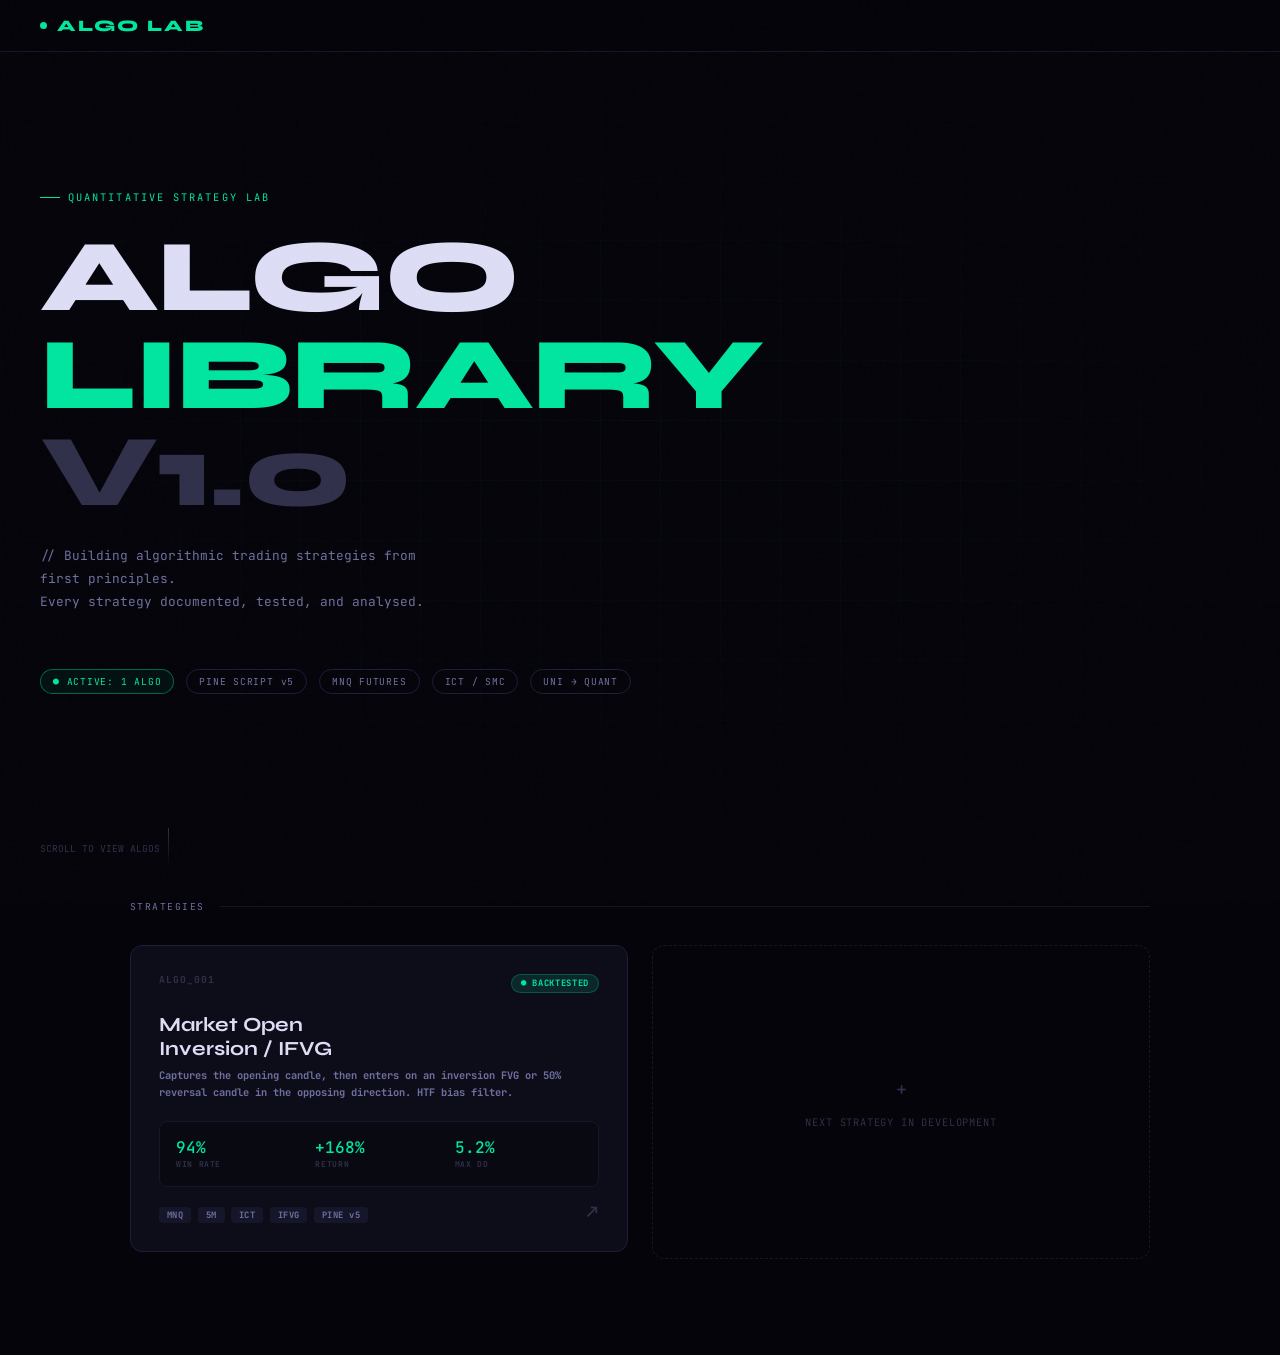
<file: website/index.html>
<!DOCTYPE html>
<html lang="en">
<head>
<meta charset="UTF-8">
<meta name="viewport" content="width=device-width, initial-scale=1.0">
<title>ALGO LAB</title>
<link href="https://fonts.googleapis.com/css2?family=Syne:wght@400;500;600;700;800&family=JetBrains+Mono:wght@300;400;500&display=swap" rel="stylesheet">
<link href="style.css" rel="stylesheet">
</head>
<body>

<nav>
  <div class="nav-logo">
    <div class="nav-logo-dot"></div>
    ALGO LAB
  </div>
</nav>

<div class="home-hero">
  <div class="hero-tag">Quantitative Strategy Lab</div>
  <h1 class="hero-h1">
    ALGO<br>
    <em>LIBRARY</em><br>
    <span class="dim">V1.0</span>
  </h1>
  <p class="hero-desc">
    // Building algorithmic trading strategies from first principles.<br>
    Every strategy documented, tested, and analysed.
  </p>
  <div class="hero-pills">
    <span class="pill live">● ACTIVE: 1 ALGO</span>
    <span class="pill">PINE SCRIPT v5</span>
    <span class="pill">MNQ FUTURES</span>
    <span class="pill">ICT / SMC</span>
    <span class="pill">UNI → QUANT</span>
  </div>
  <div class="scroll-hint">SCROLL TO VIEW ALGOS</div>
</div>

<div class="algos-section">
  <div class="section-label">STRATEGIES</div>
  <div class="algo-grid">

    <!-- ALGO 1 -->
    <a class="algo-card" href="algo-001.html">
      <div class="card-toprow">
        <span class="card-num">ALGO_001</span>
        <span class="status-badge s-live">● BACKTESTED</span>
      </div>
      <div class="card-name">Market Open<br>Inversion / IFVG</div>
      <div class="card-sub">Captures the opening candle, then enters on an inversion FVG or 50% reversal candle in the opposing direction. HTF bias filter.</div>
      <div class="card-stats">
        <div>
          <div class="cs-val">94%</div>
          <div class="cs-label">Win Rate</div>
        </div>
        <div>
          <div class="cs-val">+168%</div>
          <div class="cs-label">Return</div>
        </div>
        <div>
          <div class="cs-val">5.2%</div>
          <div class="cs-label">Max DD</div>
        </div>
      </div>
      <div class="card-tags">
        <span class="tag">MNQ</span>
        <span class="tag">5M</span>
        <span class="tag">ICT</span>
        <span class="tag">IFVG</span>
        <span class="tag">PINE v5</span>
      </div>
      <div class="card-arrow">↗</div>
    </a>

    <!-- PLACEHOLDER -->
    <div class="algo-card-placeholder">
      <div class="placeholder-icon">+</div>
      <div class="placeholder-text">NEXT STRATEGY IN DEVELOPMENT</div>
    </div>

  </div>
</div>

</body>
</html>
</file>
<file: website/style.css>
:root {
  --bg:      #04040a;
  --surface: #090912;
  --card:    #0d0d1a;
  --border:  #16162a;
  --border2: #1e1e38;
  --g:       #00e5a0;
  --g2:      #00b87a;
  --blue:    #3d6fff;
  --red:     #ff4060;
  --amber:   #ffb020;
  --text:    #ddddf5;
  --muted:   #7070a0;
  --faint:   #30304a;
  --mono:    'JetBrains Mono', monospace;
  --display: 'Syne', sans-serif;
}
*, *::before, *::after { box-sizing: border-box; margin: 0; padding: 0; }
html { scroll-behavior: smooth; }
body {
  background: var(--bg);
  color: var(--text);
  font-family: var(--display);
  min-height: 100vh;
  overflow-x: hidden;
}

/* noise overlay */
body::after {
  content: '';
  position: fixed; inset: 0;
  background-image: url("data:image/svg+xml,%3Csvg viewBox='0 0 256 256' xmlns='http://www.w3.org/2000/svg'%3E%3Cfilter id='n'%3E%3CfeTurbulence type='fractalNoise' baseFrequency='0.9' numOctaves='4' stitchTiles='stitch'/%3E%3C/filter%3E%3Crect width='100%25' height='100%25' filter='url(%23n)' opacity='0.04'/%3E%3C/svg%3E");
  pointer-events: none;
  z-index: 9999;
  opacity: 0.4;
}

/* ── PAGES ── */
.page { display: none; }
.page.active { display: block; }

/* ── NAV ── */
nav {
  position: fixed; top: 0; left: 0; right: 0; z-index: 100;
  height: 52px;
  display: flex; align-items: center; justify-content: space-between;
  padding: 0 2.5rem;
  background: rgba(4,4,10,0.85);
  backdrop-filter: blur(24px);
  border-bottom: 1px solid var(--border);
}
.nav-logo {
  font-size: 1rem; font-weight: 800; letter-spacing: 0.12em;
  color: var(--g); cursor: pointer;
  display: flex; align-items: center; gap: 0.6rem;
}
.nav-logo-dot {
  width: 7px; height: 7px; border-radius: 50%; background: var(--g);
  animation: blink 2s infinite;
}
@keyframes blink { 0%,100%{opacity:1} 50%{opacity:0.2} }
.nav-back {
  font-family: var(--mono); font-size: 0.65rem; color: var(--muted);
  cursor: pointer; display: flex; align-items: center; gap: 0.4rem;
  padding: 0.3rem 0.7rem; border-radius: 4px; border: 1px solid var(--border2);
  transition: all 0.2s;
}
.nav-back:hover { color: var(--g); border-color: rgba(0,229,160,0.3); }
.nav-back.hidden { opacity: 0; pointer-events: none; }

/* ══════════════════════
   HOME PAGE
══════════════════════ */
.home-hero {
  min-height: 100vh;
  display: flex; flex-direction: column; justify-content: center;
  padding: 6rem 2.5rem 3rem;
  position: relative; overflow: hidden;
}

/* animated grid lines */
.home-hero::before {
  content: '';
  position: absolute; inset: 0;
  background:
    linear-gradient(rgba(0,229,160,0.04) 1px, transparent 1px),
    linear-gradient(90deg, rgba(0,229,160,0.04) 1px, transparent 1px);
  background-size: 60px 60px;
  mask-image: radial-gradient(ellipse 80% 60% at 50% 50%, black, transparent);
}

.hero-tag {
  font-family: var(--mono); font-size: 0.65rem; color: var(--g);
  letter-spacing: 0.2em; text-transform: uppercase;
  margin-bottom: 1.5rem;
  opacity: 0; animation: up 0.5s 0.1s forwards;
  display: flex; align-items: center; gap: 0.5rem;
}
.hero-tag::before {
  content: ''; display: block; width: 20px; height: 1px; background: var(--g);
}

.hero-h1 {
  font-size: clamp(3.5rem, 8vw, 7rem);
  font-weight: 800;
  line-height: 0.95;
  letter-spacing: -0.02em;
  margin-bottom: 1.5rem;
  opacity: 0; animation: up 0.5s 0.25s forwards;
}
.hero-h1 em { font-style: normal; color: var(--g); }
.hero-h1 .dim { color: var(--faint); }

.hero-desc {
  font-family: var(--mono); font-size: 0.8rem; color: var(--muted);
  max-width: 420px; line-height: 1.8;
  margin-bottom: 3.5rem;
  opacity: 0; animation: up 0.5s 0.4s forwards;
}

.hero-pills {
  display: flex; gap: 0.75rem; flex-wrap: wrap;
  opacity: 0; animation: up 0.5s 0.55s forwards;
  margin-bottom: 4rem;
}
.pill {
  font-family: var(--mono); font-size: 0.6rem; letter-spacing: 0.08em;
  padding: 0.3rem 0.75rem; border-radius: 100px;
  border: 1px solid var(--border2); color: var(--muted);
}
.pill.live { border-color: rgba(0,229,160,0.4); color: var(--g); background: rgba(0,229,160,0.06); }

/* scroll indicator */
.scroll-hint {
  position: absolute; bottom: 2rem; left: 2.5rem;
  font-family: var(--mono); font-size: 0.6rem; color: var(--faint);
  display: flex; align-items: center; gap: 0.5rem;
  animation: fadeIn 1s 1.5s both;
}
.scroll-hint::after {
  content: ''; display: block; width: 1px; height: 40px;
  background: linear-gradient(to bottom, var(--faint), transparent);
}

@keyframes up { from { opacity:0; transform: translateY(18px); } to { opacity:1; transform: none; } }
@keyframes fadeIn { from { opacity:0; } to { opacity:1; } }

/* ── ALGO SECTION ── */
.algos-section {
  padding: 0 2.5rem 6rem;
  max-width: 1100px; margin: 0 auto;
}

.section-label {
  font-family: var(--mono); font-size: 0.6rem; color: var(--muted);
  letter-spacing: 0.15em; text-transform: uppercase;
  margin-bottom: 2rem;
  display: flex; align-items: center; gap: 1rem;
}
.section-label::after {
  content: ''; flex: 1; height: 1px; background: var(--border);
}

.algo-grid {
  display: grid;
  grid-template-columns: repeat(auto-fill, minmax(340px, 1fr));
  gap: 1.5rem;
}

/* algo card */
.algo-card {
  background: var(--card);
  border: 1px solid var(--border2);
  border-radius: 12px;
  padding: 1.75rem;
  cursor: pointer;
  transition: transform 0.25s, border-color 0.25s, box-shadow 0.25s;
  position: relative;
  overflow: hidden;
  font-size: 1.25rem;
  font-weight: 700;
  margin-bottom: 0.4rem;
  line-height: 1.2;
  text-decoration: none;
  color: var(--text);
}

.algo-card::before {
  content: '';
  position: absolute; top: 0; left: 0; right: 0; height: 1px;
  background: linear-gradient(90deg, transparent, var(--g), transparent);
  opacity: 0; transition: opacity 0.3s;
}
.algo-card:hover { transform: translateY(-4px); border-color: rgba(0,229,160,0.25); box-shadow: 0 20px 60px rgba(0,0,0,0.5); }
.algo-card:hover::before { opacity: 1; }

.card-toprow {
  display: flex; align-items: flex-start; justify-content: space-between;
  margin-bottom: 1.25rem;
}
.card-num {
  font-family: var(--mono); font-size: 0.6rem; color: var(--faint);
  letter-spacing: 0.1em;
}
.status-badge {
  font-family: var(--mono); font-size: 0.55rem; letter-spacing: 0.08em;
  padding: 0.2rem 0.55rem; border-radius: 100px;
}
.s-live   { background: rgba(0,229,160,0.12); color: var(--g);    border: 1px solid rgba(0,229,160,0.25); }
.s-dev    { background: rgba(61,111,255,0.12); color: var(--blue); border: 1px solid rgba(61,111,255,0.25); }
.s-idea   { background: rgba(255,176,32,0.1);  color: var(--amber);border: 1px solid rgba(255,176,32,0.2); }

.card-name {
  font-size: 1.25rem; font-weight: 700; margin-bottom: 0.4rem;
  line-height: 1.2;
}
.card-sub {
  font-family: var(--mono); font-size: 0.65rem; color: var(--muted);
  margin-bottom: 1.25rem; line-height: 1.6;
}

.card-stats {
  display: grid; grid-template-columns: 1fr 1fr 1fr;
  gap: 0.75rem; margin-bottom: 1.25rem;
  padding: 1rem; border-radius: 8px;
  background: rgba(0,0,0,0.3); border: 1px solid var(--border);
}
.cs-val {
  font-family: var(--mono); font-size: 1rem; font-weight: 500;
  color: var(--g); margin-bottom: 0.2rem;
}
.cs-label {
  font-family: var(--mono); font-size: 0.5rem; color: var(--faint);
  letter-spacing: 0.08em; text-transform: uppercase;
}

.card-tags { display: flex; gap: 0.4rem; flex-wrap: wrap; }
.tag {
  font-family: var(--mono); font-size: 0.55rem; letter-spacing: 0.05em;
  padding: 0.2rem 0.5rem; border-radius: 4px;
  background: var(--border); color: var(--muted);
}

.card-arrow {
  position: absolute; bottom: 1.75rem; right: 1.75rem;
  font-size: 1.1rem; color: var(--faint);
  transition: all 0.25s;
}
.algo-card:hover .card-arrow { color: var(--g); transform: translate(3px, -3px); }

/* placeholder card */
.algo-card-placeholder {
  border: 1px dashed var(--border); border-radius: 12px;
  padding: 1.75rem; min-height: 280px;
  display: flex; flex-direction: column; align-items: center; justify-content: center;
  gap: 0.75rem; color: var(--faint);
}
.placeholder-icon { font-size: 1.5rem; }
.placeholder-text { font-family: var(--mono); font-size: 0.65rem; letter-spacing: 0.08em; }

/* ══════════════════════
   DETAIL PAGE
══════════════════════ */
.detail-hero {
  padding: 6rem 2.5rem 3rem;
  border-bottom: 1px solid var(--border);
  max-width: 1100px; margin: 0 auto;
}

.detail-breadcrumb {
  font-family: var(--mono); font-size: 0.6rem; color: var(--muted);
  letter-spacing: 0.1em; margin-bottom: 1.5rem;
  display: flex; align-items: center; gap: 0.5rem;
}
.detail-breadcrumb span { color: var(--faint); }

.detail-toprow {
  display: flex; align-items: flex-start; justify-content: space-between;
  gap: 2rem; flex-wrap: wrap;
}
.detail-title {
  font-size: clamp(2rem, 5vw, 3.5rem); font-weight: 800;
  letter-spacing: -0.02em; line-height: 1.05;
  margin-bottom: 0.75rem;
}
.detail-title em { font-style: normal; color: var(--g); }
.detail-subtitle {
  font-family: var(--mono); font-size: 0.75rem; color: var(--muted);
  line-height: 1.7; max-width: 500px;
}

.detail-kpis {
  display: grid; grid-template-columns: repeat(4, 1fr);
  gap: 1px; background: var(--border);
  border: 1px solid var(--border); border-radius: 10px;
  overflow: hidden; margin: 3rem 0;
}
.kpi {
  background: var(--card); padding: 1.25rem 1.5rem;
  display: flex; flex-direction: column; gap: 0.3rem;
}
.kpi-val {
  font-family: var(--mono); font-size: 1.6rem; font-weight: 500;
}
.kpi-label {
  font-family: var(--mono); font-size: 0.55rem; color: var(--faint);
  letter-spacing: 0.1em; text-transform: uppercase;
}
.kv-g { color: var(--g); }
.kv-b { color: var(--blue); }
.kv-a { color: var(--amber); }
.kv-r { color: var(--red); }

/* ── DETAIL BODY ── */
.detail-body {
  max-width: 1100px; margin: 0 auto;
  padding: 0 2.5rem 6rem;
}

.detail-grid {
  display: grid; grid-template-columns: 1fr 1fr;
  gap: 1.5rem; margin-bottom: 1.5rem;
}
.detail-full { grid-column: 1 / -1; }

.block {
  background: var(--card); border: 1px solid var(--border2);
  border-radius: 10px; overflow: hidden;
}
.block-head {
  padding: 1rem 1.25rem; border-bottom: 1px solid var(--border);
  display: flex; align-items: center; justify-content: space-between;
}
.block-title {
  font-family: var(--mono); font-size: 0.6rem; color: var(--muted);
  letter-spacing: 0.12em; text-transform: uppercase;
  display: flex; align-items: center; gap: 0.5rem;
}
.block-title::before {
  content: '//'; color: var(--g); font-weight: 500;
}
.block-body { padding: 1.25rem; }

/* analysis text */
.analysis-text { font-size: 0.875rem; color: var(--muted); line-height: 1.8; }
.analysis-text strong { color: var(--text); font-weight: 600; }
.analysis-text .hl { color: var(--g); font-family: var(--mono); font-size: 0.8rem; }

/* how it works steps */
.steps { display: flex; flex-direction: column; gap: 0.75rem; }
.step {
  display: flex; gap: 1rem; align-items: flex-start;
  padding: 0.875rem 1rem; border-radius: 8px;
  background: rgba(0,0,0,0.3); border: 1px solid var(--border);
}
.step-num {
  font-family: var(--mono); font-size: 0.6rem; color: var(--g);
  background: rgba(0,229,160,0.1); border: 1px solid rgba(0,229,160,0.2);
  border-radius: 4px; width: 22px; height: 22px;
  display: flex; align-items: center; justify-content: center;
  flex-shrink: 0; margin-top: 1px;
}
.step-content {}
.step-title { font-size: 0.8rem; font-weight: 600; margin-bottom: 0.25rem; }
.step-desc { font-family: var(--mono); font-size: 0.65rem; color: var(--muted); line-height: 1.6; }

/* stat rows */
.stat-row {
  display: flex; justify-content: space-between; align-items: center;
  padding: 0.75rem 0; border-bottom: 1px solid var(--border);
  font-family: var(--mono); font-size: 0.7rem;
}
.stat-row:last-child { border-bottom: none; }
.stat-row-label { color: var(--muted); }
.stat-row-val { color: var(--text); font-weight: 500; }
.stat-row-val.g { color: var(--g); }
.stat-row-val.a { color: var(--amber); }
.stat-row-val.r { color: var(--red); }

/* equity chart */
.chart-wrap { height: 180px; position: relative; }

/* code block */
.code-block {
  background: var(--surface); border-radius: 0 0 10px 10px;
  overflow: hidden;
}
.code-topbar {
  background: var(--card); padding: 0.6rem 1rem;
  display: flex; align-items: center; justify-content: space-between;
  border-bottom: 1px solid var(--border);
}
.code-dots { display: flex; gap: 5px; }
.code-dots i { display: block; width: 9px; height: 9px; border-radius: 50%; }
.code-dots i:nth-child(1) { background: #ff5f57; }
.code-dots i:nth-child(2) { background: #febc2e; }
.code-dots i:nth-child(3) { background: #28c840; }
.code-file { font-family: var(--mono); font-size: 0.6rem; color: var(--muted); }
.copy-btn {
  font-family: var(--mono); font-size: 0.55rem; color: var(--g);
  background: rgba(0,229,160,0.08); border: 1px solid rgba(0,229,160,0.2);
  padding: 0.2rem 0.6rem; border-radius: 3px; cursor: pointer;
  transition: all 0.2s;
}
.copy-btn:hover { background: rgba(0,229,160,0.15); }
pre {
  padding: 1.25rem;
  font-family: var(--mono); font-size: 0.68rem; line-height: 1.75;
  color: #9090b8; overflow: auto; max-height: 420px;
  white-space: pre-wrap; word-break: break-word;
}
/* syntax */
.t-kw  { color: #c792ea; }
.t-fn  { color: #82aaff; }
.t-str { color: #c3e88d; }
.t-num { color: #f78c6c; }
.t-cm  { color: #546e7a; font-style: italic; }
.t-var { color: #89ddff; }

/* risk callout */
.callout {
  border-radius: 8px; padding: 1rem 1.25rem;
  display: flex; gap: 0.75rem; align-items: flex-start;
  font-family: var(--mono); font-size: 0.7rem; line-height: 1.6;
}
.callout-warn { background: rgba(255,176,32,0.07); border: 1px solid rgba(255,176,32,0.2); color: var(--amber); }
.callout-info { background: rgba(61,111,255,0.07); border: 1px solid rgba(61,111,255,0.2); color: var(--blue); }
.callout-good { background: rgba(0,229,160,0.07); border: 1px solid rgba(0,229,160,0.2); color: var(--g); }
.callout-icon { font-size: 1rem; flex-shrink: 0; margin-top: 1px; }

/* session compare */
.session-compare {
  display: grid; grid-template-columns: 1fr 1fr; gap: 1rem;
}
.sess-card {
  border-radius: 8px; padding: 1.1rem;
  border: 1px solid var(--border2);
}
.sess-name { font-family: var(--mono); font-size: 0.6rem; color: var(--muted); letter-spacing: 0.1em; margin-bottom: 0.75rem; }
.sess-pnl { font-size: 1.4rem; font-weight: 700; color: var(--g); margin-bottom: 0.5rem; }
.sess-stat { font-family: var(--mono); font-size: 0.6rem; color: var(--faint); margin-bottom: 0.2rem; }

/* scrollbar */
::-webkit-scrollbar { width: 5px; height: 5px; }
::-webkit-scrollbar-track { background: transparent; }
::-webkit-scrollbar-thumb { background: var(--border2); border-radius: 3px; }

@media (max-width: 700px) {
  .detail-grid { grid-template-columns: 1fr; }
  .detail-kpis { grid-template-columns: 1fr 1fr; }
  .session-compare { grid-template-columns: 1fr; }
  .hero-h1 { font-size: 3rem; }
  nav { padding: 0 1.25rem; }
  .detail-hero, .detail-body, .algos-section, .home-hero { padding-left: 1.25rem; padding-right: 1.25rem; }
}
</file>
